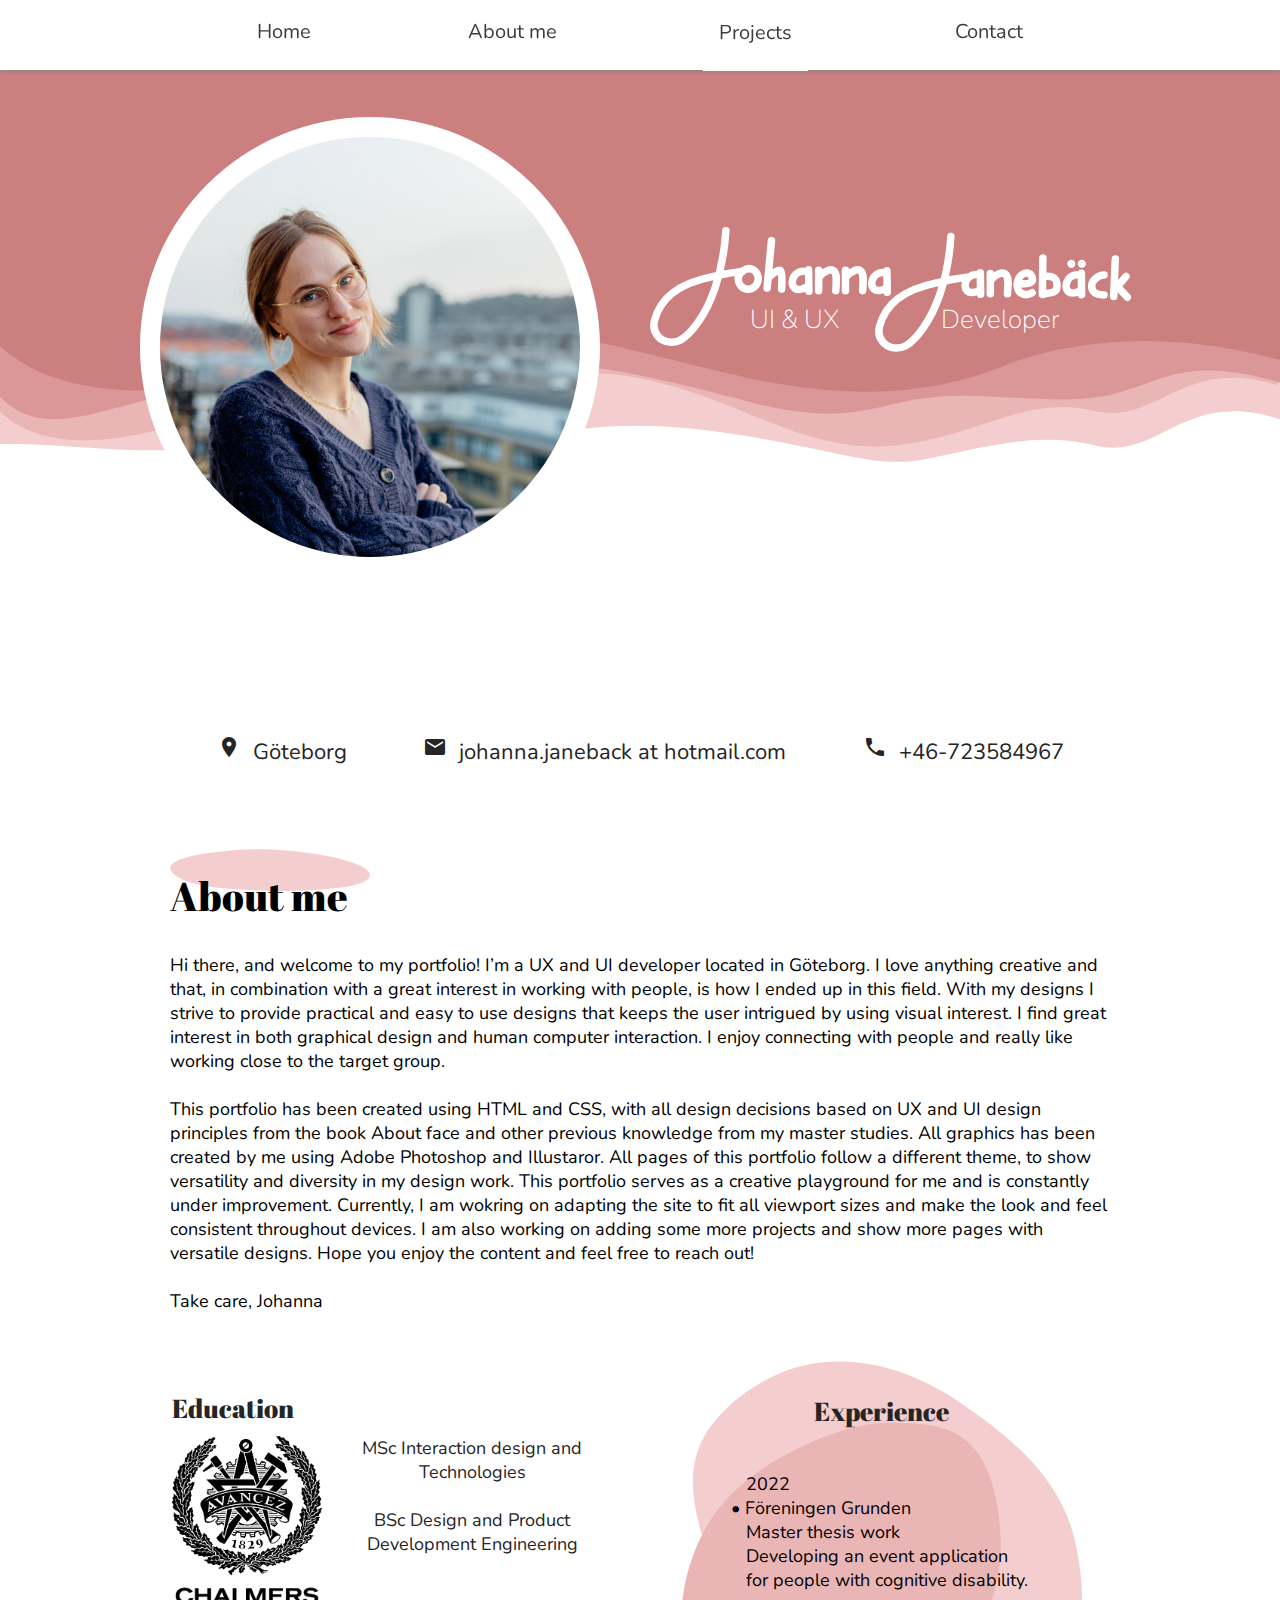
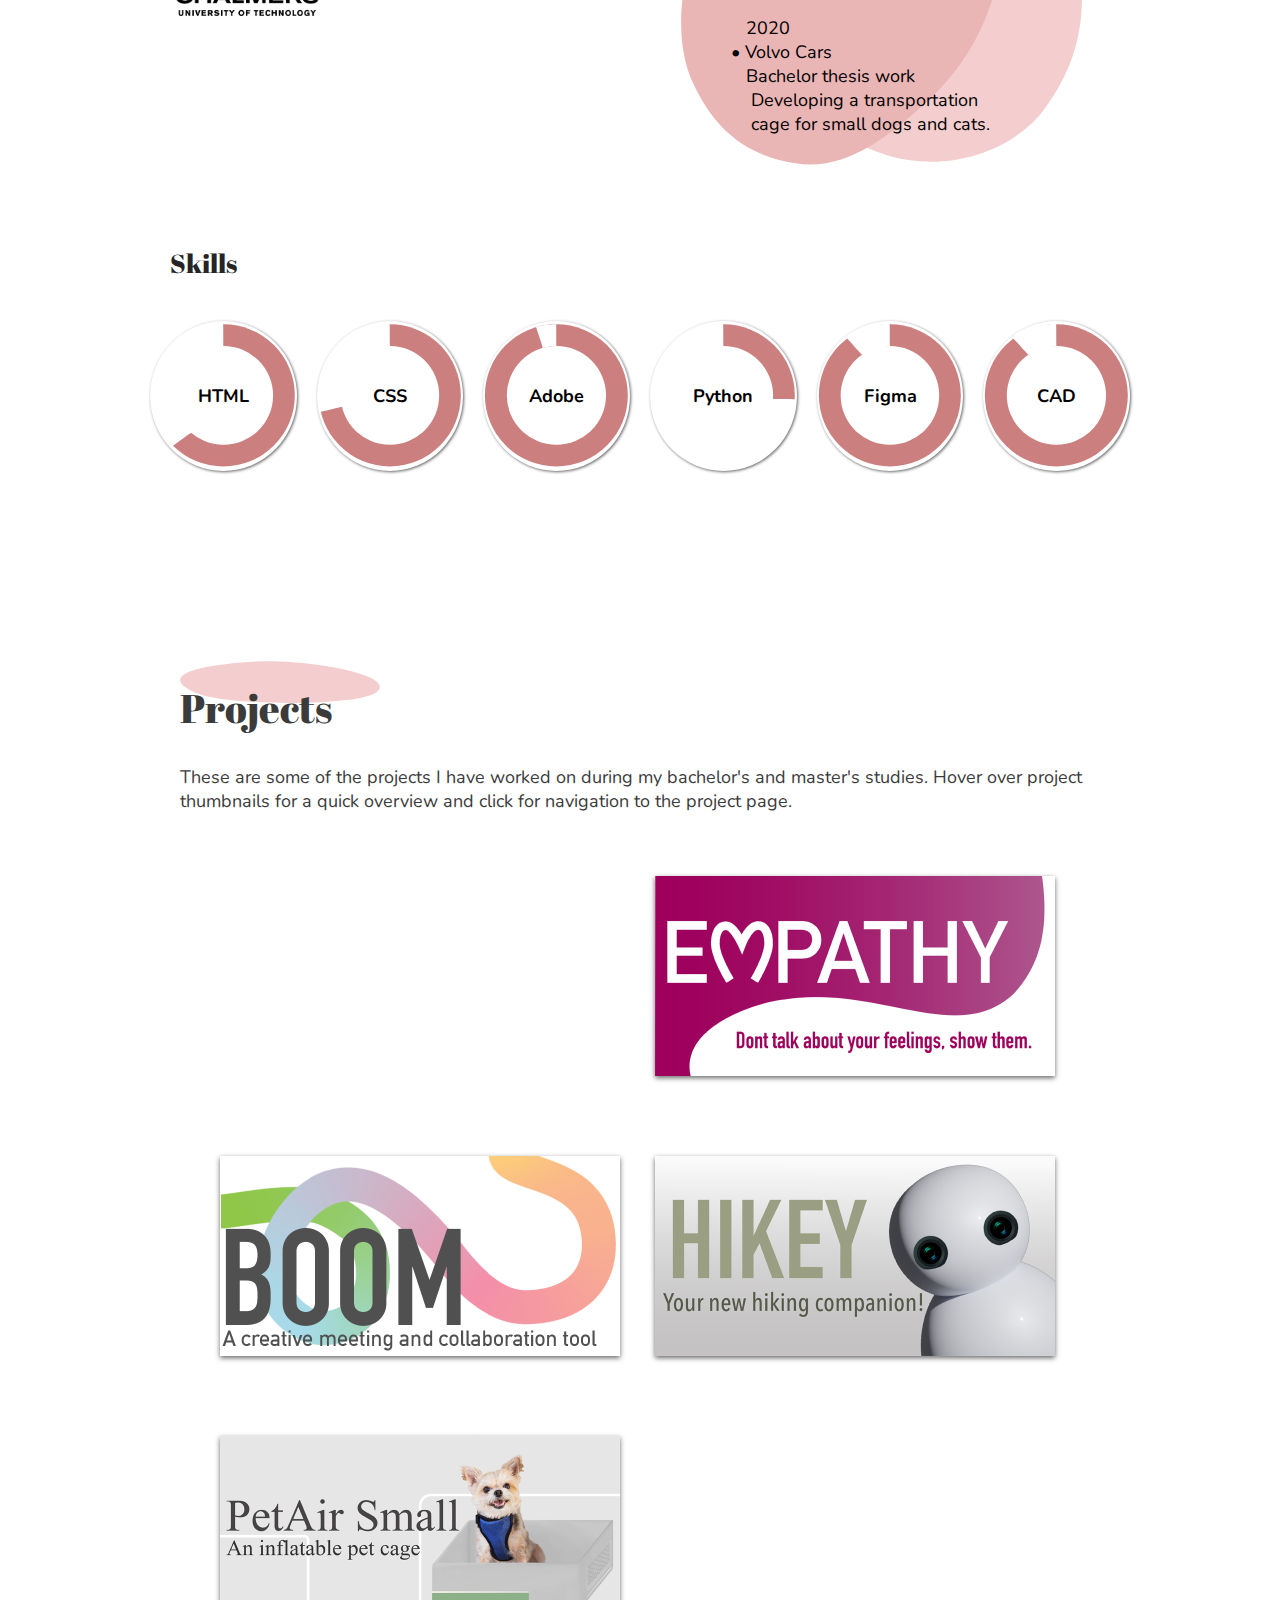
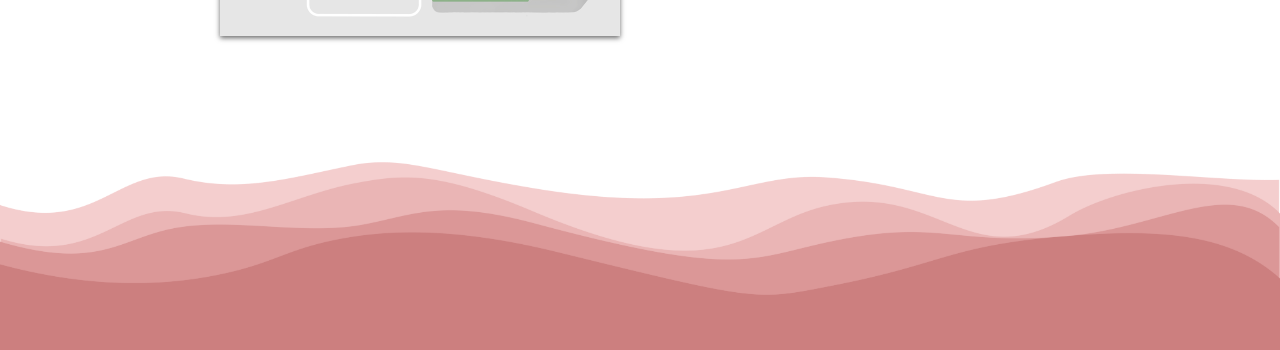
<file: index.html>
<!DOCTYPE html>
<html>
<head>
    <meta name="viewport" content="width=device-width, initial-scale=1.0">

    <meta charset="utf-8">
    <meta name="description" content="Johannas portfolio">
    <link rel="stylesheet" href="common.css">
    <link rel="stylesheet" href="home.css">
    <link rel="stylesheet" href="https://fonts.googleapis.com/icon?family=Material+Icons">
    <title>Johannas Portfolio</title>
    <link rel="icon" type="image/x-icon" href="loggajjv3.png">


</head>
<body>

<header>
    <nav>

        <!--
        <a href="index.html"><b>Home</b></a>
        <a href="empathy.html">Empathy</a>
        <a href="boom.html">Boom</a>
        <a href="hikey.html">Hikey</a>

        -->
        <div class="flex-container-nav container">

            <div class="flex-item"><a href="index.html">Home</a></div>
            <a href="#about">About me</a>
            <div class="dropdown">
                <button class="dropbtn"><a href="#projects">Projects</a></button>
                <div class="dropdown-content">
                    <a href="empathy.html"><img src="empathy_thumbnail.jpg" alt="Empathy"
                                                width="300" style="border-radius: 8px"> </a>
                    <a href="boom.html"><img src="boom_thumbnail.jpg" alt="Boom"
                                             width="300" style="border-radius: 8px"> </a>
                    <a href="hikey.html"><img src="hikey_thumbnail.jpg" alt="Hikey"
                                              width="300" style="border-radius: 8px"> </a>
                    <a href="petair.html"> <img src="petair_thumbnail.jpg" alt="PetAir"
                                                width="300" style="border-radius: 8px"> </a></div>
            </div>
            <a href="#contact">Contact</a>
        </div>
    </nav>

</header>


<main>

    <div class="flex-container-home-hero container">

        <!--<div class="flex-hero"><h1 id="hero">Johanna Janebäck</h1>
            <h1 id="uiux"> UI & UX Developer</h1></div>-->
        <div class="flex-hero"><img id="hero-image" src="johanna3.jpg" alt="Hero Image" width="auto" height="420px" ></div>
        <div class="flex-hero"><img id="hero" src="namn2vitt.svg" alt="Hero Image" width="500px">
            <h1 id="uiux"> UI & UX &nbsp &nbsp &nbsp &nbsp &nbsp &nbsp &nbsp &nbsp  Developer</h1></div>

    </div>

    <div id="blankbox1"></div>

    <div class="contact-info" id="contact">
        <p><i class="material-icons">place</i> &nbsp;Göteborg </p>
        <p><i class="material-icons">email</i> &nbsp;johanna.janeback at hotmail.com</p>
        <p><i class="material-icons">phone</i> &nbsp;+46-723584967</p>


    </div>

    <div class="about">
        <h1 class="rubrik" id="about">About me</h1>
        <p style="font-size:18px;">Hi there, and welcome to my portfolio! I’m a UX and UI developer located in Göteborg.
            I love anything creative and that, in combination with a great interest
            in working with people, is how I ended up in this field. With my designs
            I strive to provide practical and easy to use designs that keeps the user
            intrigued by using visual interest. I find great interest in both graphical
            design and human computer interaction. I enjoy connecting with people and
            really like working close to the target group. <br>
            <br>
            This portfolio has been created using HTML and CSS, with all design decisions
            based on UX and UI design principles from the book About face and other previous knowledge
            from my master studies. All graphics has been created by me using Adobe Photoshop and Illustaror.
            All pages of this portfolio follow a different theme, to show versatility and diversity in my design work.
            This portfolio serves as a creative playground for me and is constantly under improvement. Currently, I am wokring on adapting
            the site to fit all viewport sizes and make the look and feel consistent throughout devices. I am also working on adding some more
            projects and show more pages with versatile designs. Hope you enjoy the content and feel free to reach out!
            <br>
            <br>
            Take care,
            Johanna
        </p>
    </div>
    <!-- </div>
 </div>-->


    <div class="eeswrapper">
        <div class='row'>
            <div class='education'>
                <h1 class="rubrik" id="education">Education</h1>
                <div class="education2"><img id="chalmerslogo" src="chalmerslogo.png" alt="chalmers logo">
                    <p id="education-text">MSc Interaction design and Technologies <br>
                        <br>
                        BSc Design and Product Development Engineering
                    </p>
                </div>
            </div>

            <div class='experience1'>
                <h1 class="rubrik" id="experience">Experience</h1>
                <div class="experience2">
                    <p id="experience-text"><br>
                        <br>
                        <br>
                        <br>
                        <br>
                        <br>
                        <br>
                        <br>
                        <br>
                        &nbsp;&nbsp;&nbsp;2022 <br>
                        •&nbsp;Föreningen Grunden <br>
                        &nbsp;&nbsp;&nbsp;Master thesis work<br>
                        &nbsp; &nbsp;Developing an event application <br>
                        &nbsp; &nbsp;for people with cognitive disability.

                        <br>
                        <br>
                        &nbsp;&nbsp;&nbsp;2020 <br>
                        •&nbsp;Volvo Cars <br>
                        &nbsp;&nbsp;&nbsp;Bachelor thesis work <br>
                        &nbsp; &nbsp; Developing a transportation <br>
                        &nbsp; &nbsp; cage for small dogs and cats.
                        <br>
                        <br>
                        &nbsp;&nbsp;&nbsp;Summers 2017-2021 <br>
                        •&nbsp;Närhälsan Mölnlycke Health Center <br>
                        &nbsp;&nbsp;&nbsp;Receptionist and administration
                        <br>
                        <br>
                        &nbsp;&nbsp;&nbsp;2016 <br>
                        •&nbsp;Liseberg <br>
                        &nbsp;&nbsp;&nbsp;Restaurant worker at Cafe Taube<br>
                        <br>
                        &nbsp;&nbsp;&nbsp;2013 <br>
                        •&nbsp;McDonalds <br>
                        &nbsp;&nbsp;&nbsp;Restaurant worker<br>


                    </p>
                </div>
            </div>
        </div>


        <!-- en färg: style="background-image: linear-gradient(#d0acff, #5baaff); -->

        <h1 class="rubrik" id="skills">Skills</h1>
        <div class='row'>
            <div class="skill"
                 style="background-image: url(skillring-html.svg); background-repeat: no-repeat; background-position: center">
                HTML
            </div>

            <div class="skill"
                 style="background-image: url(skillring-css.svg); background-repeat: no-repeat; background-position: center">
                CSS
            </div>

            <div class="skill"
                 style="background-image: url(skillring-adobe.svg); background-repeat: no-repeat; background-position: center">
                Adobe
                <div class="skill-overlay">
                    <div class="text" style="font-size: 14px; color: #3b3b3b">Photoshop <br> Illustrator <br> XD
                    </div>
                </div>
            </div>

            <div class="skill"
                 style="background-image: url(skillring-python.svg); background-repeat: no-repeat; background-position: center">
                Python
            </div>

            <div class="skill"
                 style="background-image: url(skillring-cad.svg); background-repeat: no-repeat; background-position: center">
                Figma
            </div>

            <div class="skill"
                 style="background-image: url(skillring-cad.svg); background-repeat: no-repeat; background-position: center">
                CAD
                <div class="skill-overlay">
                    <div class="text" style="font-size: 14px; color: #3b3b3b">Alias <br> Catia <br> Inventor <br> Fusion 360 <br> Autocad
                    </div>
                </div>
            </div>

        </div>

    </div>

    <a href="Cv_Johanna_janeback.pdf" download>


    <div id="blankbox2"></div>


    <div class="projects-wrapper1">
        <h1 class="rubrik" id="projects">Projects</h1>
        <p>These are some of the projects I have worked on during my bachelor's and master's studies. Hover over project
            thumbnails for a quick overview and click for navigation to the project page.</p>

        <div class="projects-wrapper">
            <!--<div class="flex-container-home-projects container">-->

            <div class='project-cell'>
                <div class="flex-item-project"><a href="empathy.html">
                    <img src="empathy_thumbnail.jpg" alt="Empathy" width="400">
                    <div class="overlay" style="background-color: rgba(76,76,77,0.9)">
                        <div class="text" style="text-align: left; font-size: 14px; ">Empathy is a way for people to
                            share their emotions and make others feel exactly the way you feel.
                            The purpose of this is for people to understand each other in a way that words often cannot
                            explain. <br><br> <u>Read more</u>
                        </div>
                    </div>
                </a>
                </div>
            </div>

            <div class='project-cell'>
                <div class="flex-item-project"><a href="boom.html"><img src="boom_thumbnail.jpg" alt="Boom"
                                                                        width="400">
                    <div class="overlay" style="background-color: rgba(76,76,77,0.9)">
                        <div class="text" style="text-align: left; font-size: 14px; "> The aim of Boom is
                            to make working remotely easier and more convenient.
                            The concept features two different modes, one for meetings as well as a creative
                            mode for ideating, mindmapping and working on shared documents. <br> <u>Read more</u>
                        </div>
                    </div>
                </a></div>
            </div>

            <div class='project-cell'>
                <div class="flex-item-project"><a href="hikey.html"><img src="hikey_thumbnail.jpg" alt="Hikey"
                                                                         width="400">
                    <div class="overlay" style="background-color: rgba(76,76,77,0.9)">
                        <div class="text" style="text-align: left; font-size: 14px; ">Hikey is meant to first and
                            foremost be a helpful companion that enriches facilitates the users experience while hiking
                            alone. <br><br> <u>Read more</u>
                        </div>
                    </div>
                </a></div>
            </div>

            <div class='project-cell'>
                <div class="flex-item-project"><a href="petair.html"><img src="petair_thumbnail.jpg" alt="PetAir"
                                                                          width="400">
                    <div class="overlay" style="background-color: rgba(76,76,77,0.9)">
                        <div class="text" style="text-align: left; font-size: 14px; ">A concept of an inflatable pet
                            carrier built up by a base and an upper part that can be used as both a pet bed and a
                            carrier.
                            <br><br> <u>Read more</u>
                        </div>
                    </div>
                </a>
            </div>
        </div>
    </div>

    </div>

    <!--<h1 class="rubrik" id="contact">Contact me!</h1>

    <div class="flex-container-home-contact-form container">

        <form action="action_page.php">
            <div class='row-contect-form'>
                <div class='column-contact-form'>
                    <div class="flex-item-contact">
                        <label for="subject">Message</label>
                        <textarea id="subject" name="subject" placeholder="Write something.."
                                  style="height:300px"></textarea></div>
                </div>

                <div class='column-contact-form'>
                    <div class="flex-item-contact">
                        <div class="frame-contact">
                            <label for="fname">First Name</label>
                            <input type="text" id="fname" name="firstname" placeholder="Your name..">
                            <label for="lname">Last Name</label>
                            <input type="text" id="lname" name="lastname" placeholder="Your last name..">
                            <input type="submit" value="Send" style="margin-top: 60px"></div>
                    </div>
                </div>

            </div>
        </form>


    </div>

    </div>-->
    <!--<div class="text" style="text-align: center; font-size: 14px; "> Copyright Johanna Janebäck 2022
    </div>-->
</main>

<img id="footer-image" src="waves-r-footer.svg" alt="footerimage">




<!--<footer style="position:relative; bottom:0px; left:0px; padding: 50px; background-color: white; box-shadow: 0 -1px 5px dimgrey;">
    <p> this is my footer </p>

</footer>-->

</body>
</html>
</file>
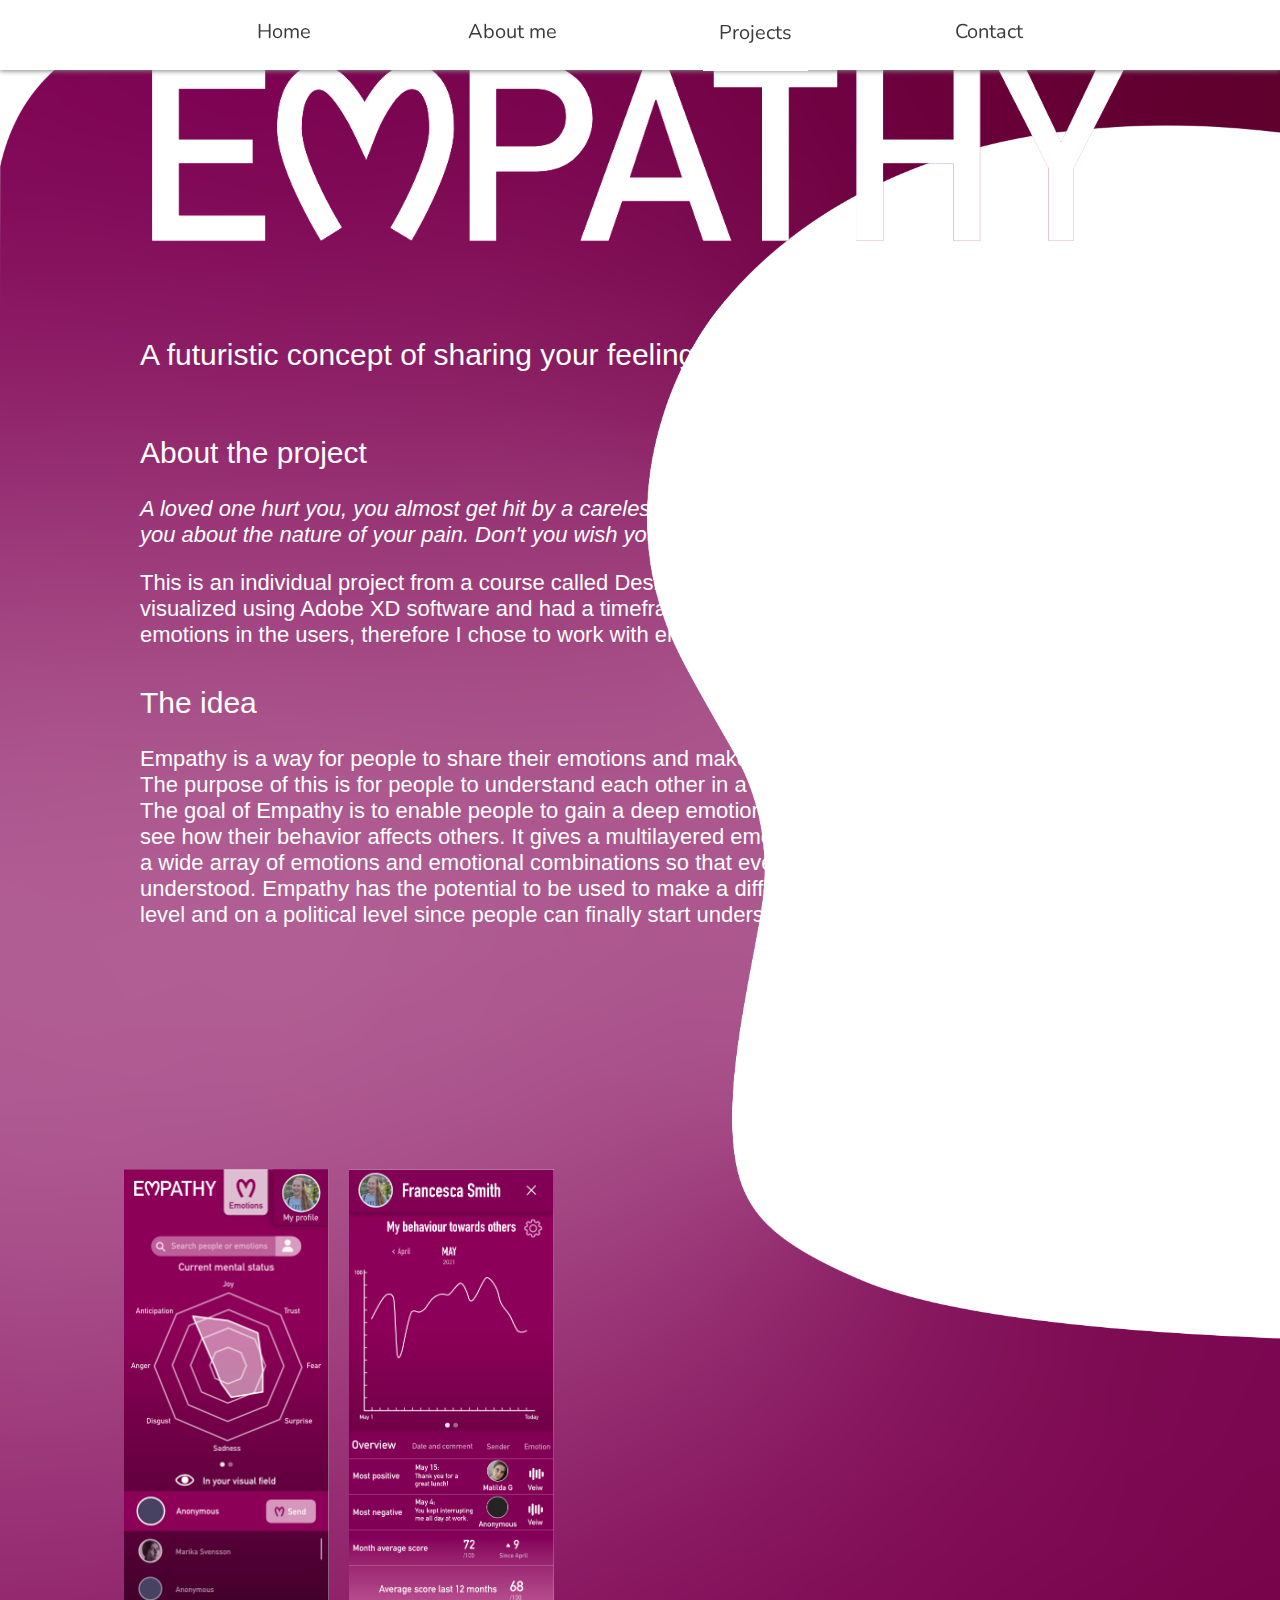
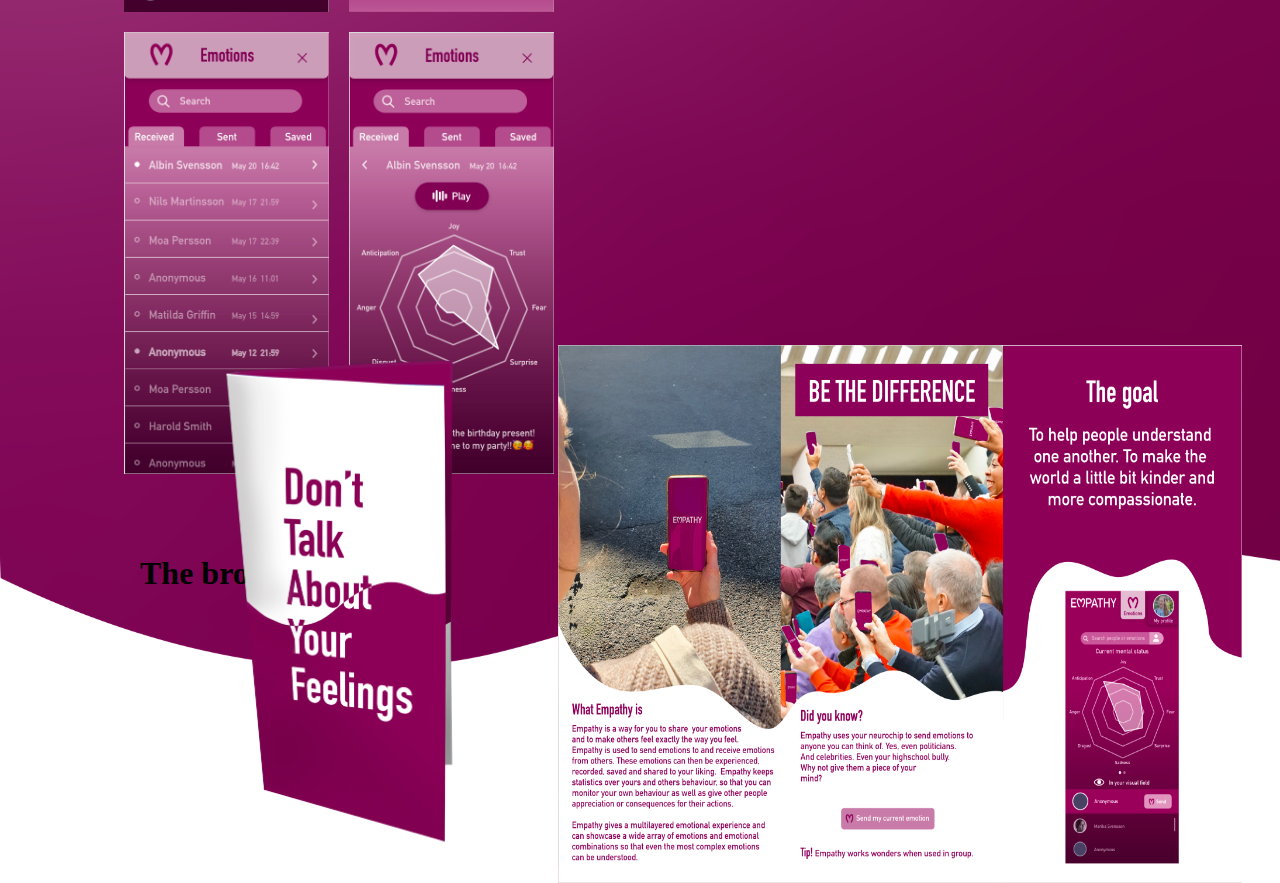
<file: empathy.html>
<!DOCTYPE html>
<html>
<head>

    <meta name="viewport" content="width=device-width, initial-scale=1.0">

  <link rel="stylesheet" href="common.css">
  <link rel="stylesheet" href="empathy.css">
</head>
<body>

  <header>
    <nav>

        <div class="flex-container-nav container">

        <div class="flex-item"><a href="index.html">Home</a></div>
        <a href="index.html#about">About me</a>
        <div class="dropdown">
            <button class="dropbtn"><a href="#projects">Projects</a></button>
            <div class="dropdown-content">
                <a href="empathy.html"><img src="empathy_thumbnail.jpg" alt="Empathy"
                                            width="300" style="border: #252525 solid 3px"> </a>
                <a href="boom.html"><img src="boom_thumbnail.jpg" alt="Boom"
                                         width="300" style="border: #252525 solid 1px"> </a>
                <a href="hikey.html"><img src="hikey_thumbnail.jpg" alt="Hikey"
                                          width="300" style="border: #252525 solid 1px"> </a>
                <a href="petair.html"> <img src="petair_thumbnail.jpg" alt="PetAir"
                                            width="300" style="border: #252525 solid 1px"></a></div>
        </div>
        <a href="index.html#contact">Contact</a>
        </div>



        </div>
    </nav>

  </header>


  <main>

  <div class="all-container">

      <div class="logo-text-container">
        <img id="empathy-logo" src="empathy_logo.png" alt="empathy logo">

          <h1 class="subheader1">A futuristic concept of sharing your feelings. </h1>


          <h1 class="subheader1" style="margin-top: 5vw";>About the project</h1>

          <p class="e-text" style="margin-top: 2vw";> <i> A loved one hurt you, you almost get hit by a careless driver when crossing the street, the doctor
              asks you about the nature of your pain. Don't you wish you could just show them
              how you feel? </i>
          </p>
          <p class="e-text">This is an individual project from a course called Designing user experiences.
              The concept was visualized using Adobe XD software and had a timeframe of three weeks. The aim is to evoke
              emotions in the users, therefore I chose to work with emotion in emotions in its rawest form.</p>

          <h1 class="subheader1" style="margin-top: 3vw";>The idea</h1>

          <p class="e-text" style="margin-top: 2vw"> Empathy is a way for people to share their emotions and make
              others feel exactly the way you feel. The purpose of this is for people to understand each other in a
              way that words often cannot explain.
              <br>

              The goal of Empathy is to enable people to gain a deep emotional understanding of one another and see
              how their behavior affects others. It gives a multilayered emotional
              experience and can showcase a wide array of emotions and emotional combinations so that even the most
              complex emotions can be understood. Empathy has the potential to be used to make a difference in society,
              both on a private level and on a political level since people can finally start understanding one another.
          </p>




      </div>

      <div class="screenshots">
            <div class="screenshots-row1">
                <img class="sc" src="Screenshotv1.png" alt="bild">
                <img class="sc" src="Screenshoth1.png" alt="bild"> </div>
            <div class="screenshots-row2">
                <img class="sc" src="Screenshotv2.png" alt="bild">
                <img class="sc" src="Screenshoth2.png" alt="bild"> </div>
      </div>


  </div>

      <h1 id="the-brochure">The brochure</h1>
  <div class="brochure">

      <img id="3dbrochyr" src="3dbrochyrempathystangbra.png" style="max-width: 30%" alt="empathy logo">
      <img id="brochyr" src="brochyr2.png" style="max-width: 60%" alt="empathy logo">

  </div>

  </main>

  <!--<footer style="position:relative; bottom:0px; left:0px; padding: 50px; background-color: white; box-shadow: 0 -1px 5px dimgrey; width: 100vw">
      <p> this is my footer </p> -->

  </footer>

</body>



</html>
</file>
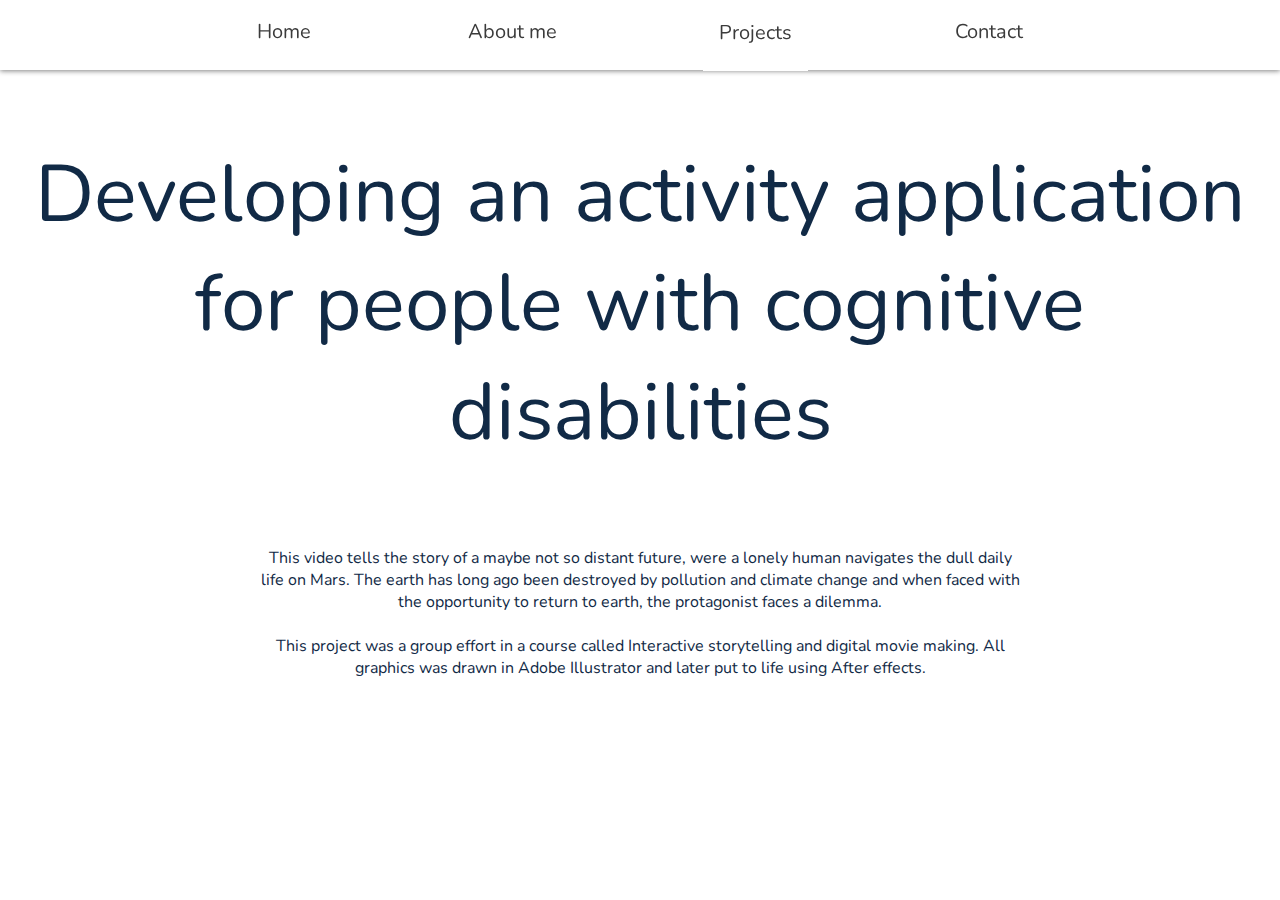
<file: grunden.html>
<!DOCTYPE html>
<html lang="en">
<head>
    <meta charset="UTF-8">
    <title>Master thesis 2022</title>
    <meta name="viewport" content="width=device-width, initial-scale=1.0">

    <link rel="stylesheet" href="common.css">
    <link rel="stylesheet" href="grunden.css">


</head>
<body>

<header>
    <nav>

        <div class="flex-container-nav container">

            <div class="flex-item"><a href="index.html">Home</a></div>
            <a href="index.html#about">About me</a>
            <div class="dropdown">
                <button class="dropbtn"><a href="#projects">Projects</a></button>
                <div class="dropdown-content">
                    <a href="empathy.html"><img src="empathy_thumbnail.jpg" alt="Empathy"
                                                width="300" style="border-radius: 8px"> </a>
                    <a href="boom.html"><img src="boom_thumbnail.jpg" alt="Boom"
                                             width="300" style="border-radius: 8px; border: #679bbb solid 5px"> </a>
                    <a href="hikey.html"><img src="hikey_thumbnail.jpg" alt="Hikey"
                                              width="300" style="border-radius: 8px"> </a>
                    <a href="petair.html"> <img src="petair_thumbnail.jpg" alt="PetAir"
                                                width="300" style="border-radius: 8px"></a></div>
            </div>
            <a href="index.html#contact">Contact</a>
        </div>


        </div>
    </nav>

</header>



<div class="finding-home-header">
    <p> Developing an activity application for people with cognitive disabilities </p>
</div>

<div class="finding-home-text">
    <p>This video tells the story of a maybe not so distant future, were a lonely human navigates the dull daily life on Mars.
        The earth has long ago been destroyed by pollution and climate change and when faced with the opportunity to return
        to earth, the protagonist faces a dilemma.
        <br>
        <br>
        This project was a group effort in a course called Interactive storytelling and digital movie making. All graphics was
        drawn in Adobe Illustrator and later put to life using After effects.
    </p>
</div>



</body>
</html>
</file>
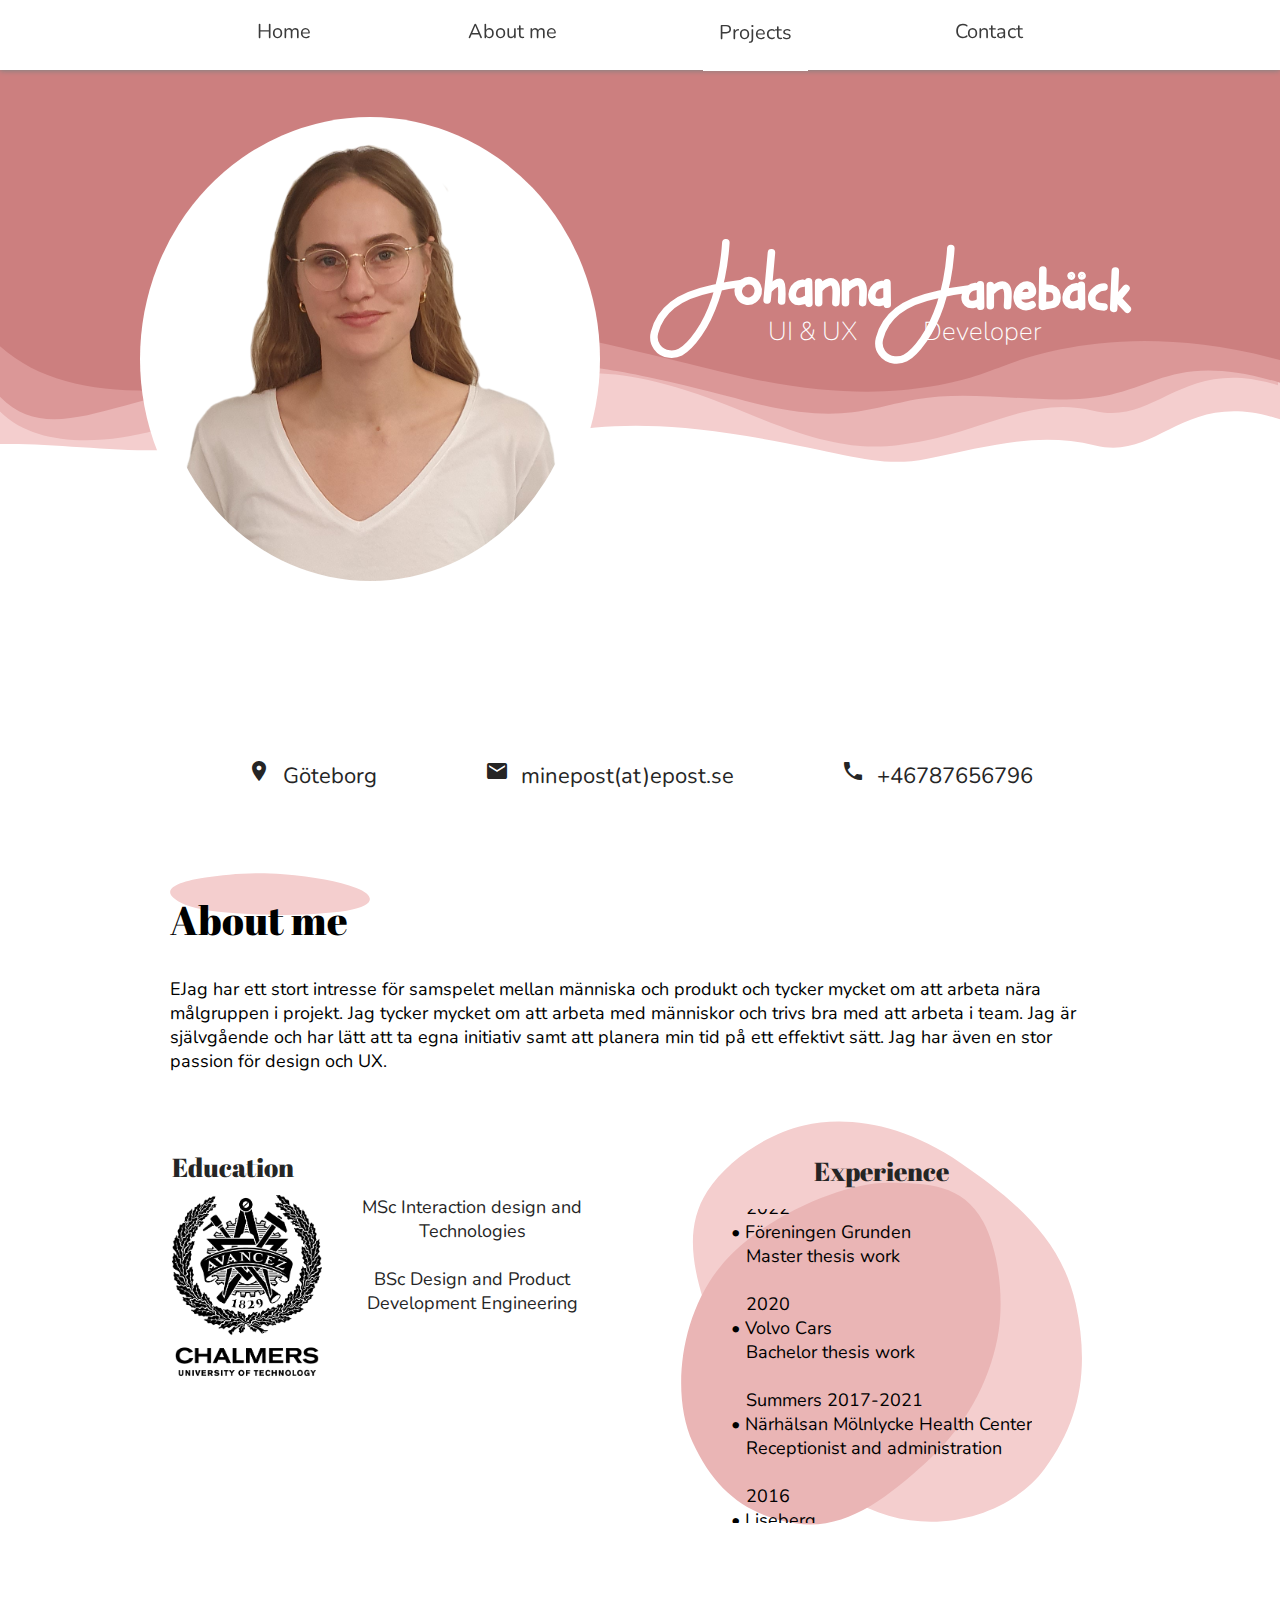
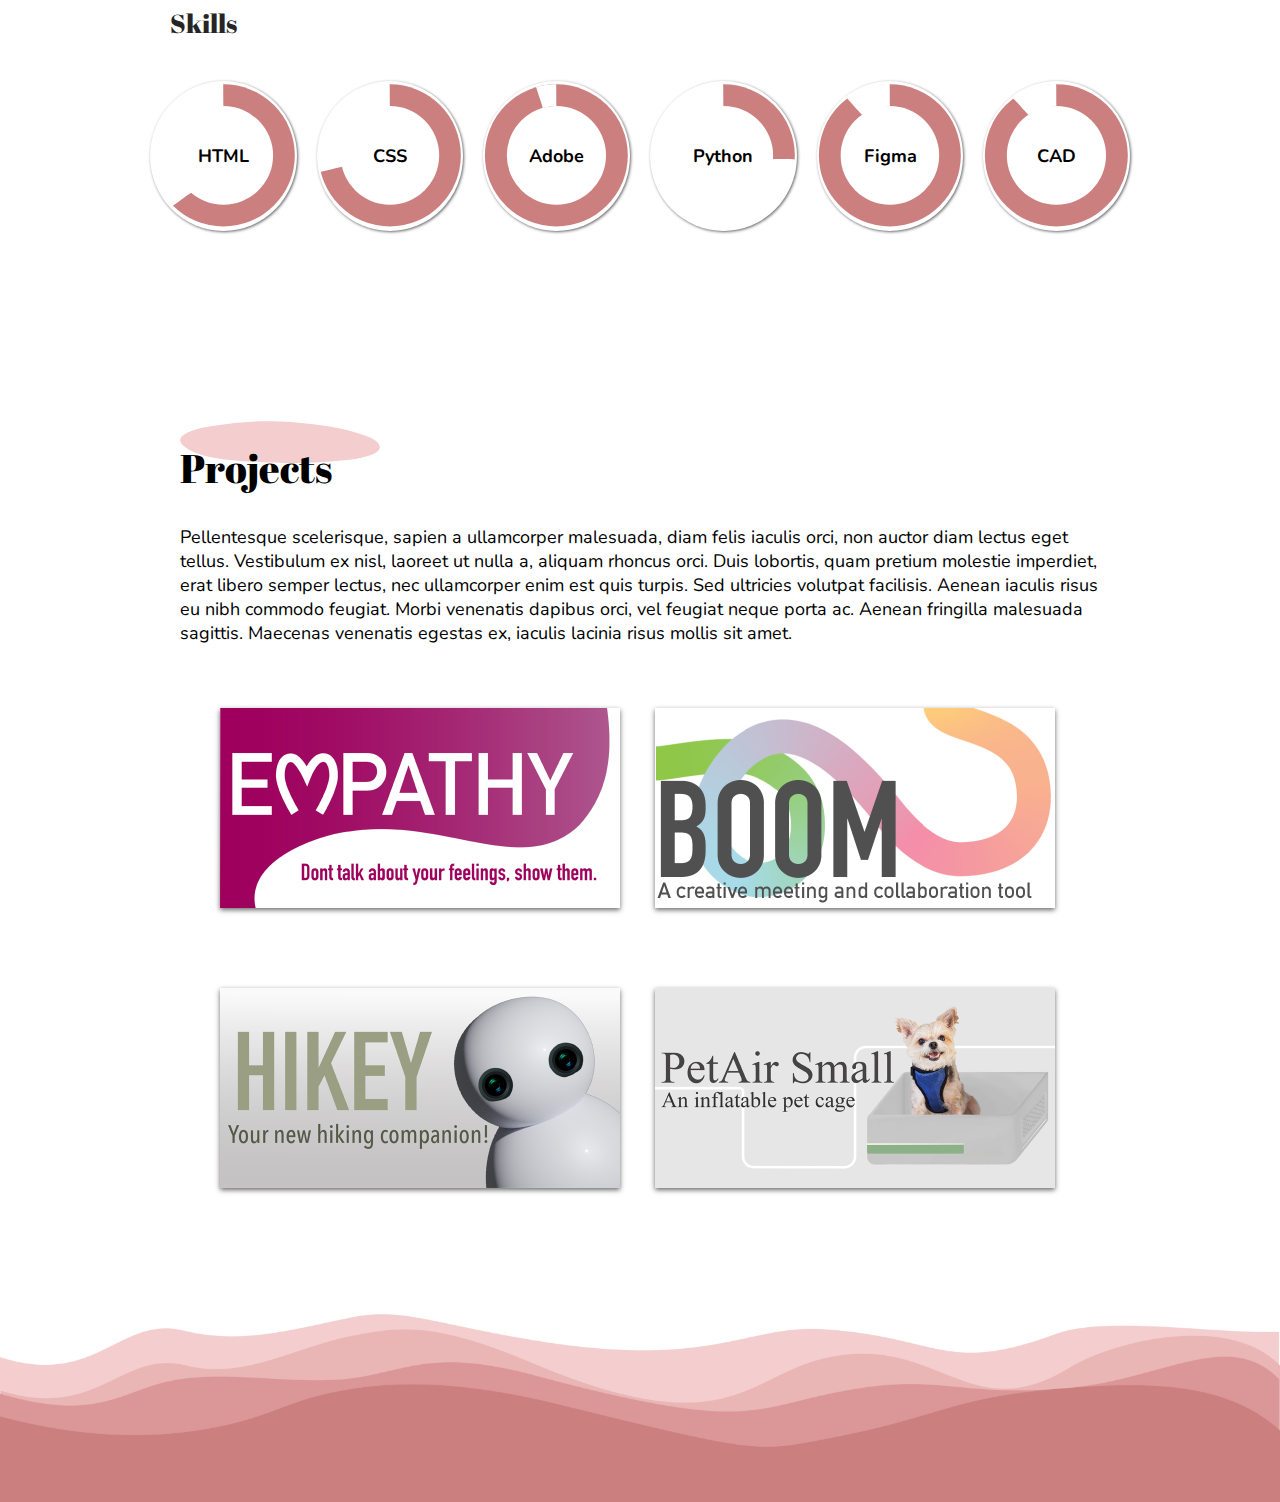
<file: home.html>
<!DOCTYPE html>
<html>
<head>
    <meta charset="utf-8">
    <meta name="description" content="Johannas portfolio">
    <link rel="stylesheet" href="common.css">
    <link rel="stylesheet" href="home.css">
    <link rel="stylesheet" href="https://fonts.googleapis.com/icon?family=Material+Icons">
    <title>Johannas Portfolio</title>


</head>
<body>

<header>
    <nav>

        <!--
        <a href="home.html"><b>Home</b></a>
        <a href="empathy.html">Empathy</a>
        <a href="boom.html">Boom</a>
        <a href="hikey.html">Hikey</a>

        -->
        <div class="flex-container-nav container">

            <div class="flex-item"><a href="home.html">Home</a></div>
            <a href="#about">About me</a>
            <div class="dropdown">
                <button class="dropbtn"><a href="#projects">Projects</a></button>
                <div class="dropdown-content">
                    <a href="empathy.html"><img src="empathy_thumbnail.jpg" alt="Empathy"
                                                width="300"> <hr> </a>
                    <a href="boom.html"><img src="boom_thumbnail.jpg" alt="Boom"
                                             width="300"> <hr> </a>
                    <a href="hikey.html"><img src="hikey_thumbnail.jpg" alt="Hikey"
                                              width="300"> <hr> </a>
                    <a href="petair.html"> <img src="petair_thumbnail.jpg" alt="PetAir"
                                                width="300"></a></div>
                </div>
                    <a href="#contact">Contact</a>
            </div>



        </div>
    </nav>

</header>


<main>

    <div class="flex-container-home-hero container">

        <!--<div class="flex-hero"><h1 id="hero">Johanna Janebäck</h1>
            <h1 id="uiux"> UI & UX Developer</h1></div>-->
        <div class="flex-hero"><img id="hero-image" src="johanna.png" alt="Hero Image" width="420px"></div>
        <div class="flex-hero"><img id="hero" src="namn2vitt.svg" alt="Hero Image" width="500px">
            <h1 id="uiux"> UI & UX &nbsp &nbsp &nbsp &nbsp &nbsp Developer</h1> </div>

    </div>

    <div id="blankbox1"></div>

    <div class="contact-info">
        <p><i class="material-icons">place</i> &nbsp;Göteborg </p>
        <p><i class="material-icons">email</i> &nbsp;minepost(at)epost.se</p>
        <p><i class="material-icons" >phone</i> &nbsp;+46787656796</p>


    </div>

    <div class="about">
        <h1 class="rubrik" id="about">About me</h1>
        <p style="font-size:18px;">EJag har ett stort intresse för samspelet mellan
            människa och produkt och tycker mycket om att
            arbeta nära målgruppen i projekt. Jag tycker
            mycket om att arbeta med människor och trivs bra
            med att arbeta i team. Jag är självgående och har
            lätt att ta egna initiativ samt att planera min tid på
            ett effektivt sätt. Jag har även en stor passion för
            design och UX.</p>
    </div>
    <!-- </div>
 </div>-->


    <div class="eeswrapper">
        <div class='row'>
            <div class='education'>
                <h1 class="rubrik" id="education">Education</h1>
                <div class="education2"><img id="chalmerslogo" src="chalmerslogo.png" alt="chalmers logo">
                <p id="education-text">MSc Interaction design and Technologies <br>
                    <br>
                BSc Design and Product Development Engineering
                </p>
                </div>
                </div>

            <div class='experience1'>
                <h1 class="rubrik" id="experience">Experience</h1>
                    <div class="experience2">
                        <p id="experience-text"> <br>
                            <br>
                            &nbsp;&nbsp;&nbsp;2022 <br>
                            •&nbsp;Föreningen Grunden <br>
                            &nbsp;&nbsp;&nbsp;Master thesis work
                            <br>
                            <br>
                            &nbsp;&nbsp;&nbsp;2020 <br>
                            •&nbsp;Volvo Cars <br>
                            &nbsp;&nbsp;&nbsp;Bachelor thesis work
                            <br>
                            <br>
                            &nbsp;&nbsp;&nbsp;Summers 2017-2021 <br>
                            •&nbsp;Närhälsan Mölnlycke Health Center <br>
                            &nbsp;&nbsp;&nbsp;Receptionist and administration
                            <br>
                            <br>
                            &nbsp;&nbsp;&nbsp;2016 <br>
                            •&nbsp;Liseberg <br>
                            &nbsp;&nbsp;&nbsp;Resturant worker at Cafe Taube<br>
                            <br>
                            &nbsp;&nbsp;&nbsp;2013 <br>
                            •&nbsp;McDonalds <br>
                            &nbsp;&nbsp;&nbsp;Resturant worker<br>


                            </p>
                    </div>
            </div>
        </div>


        <!-- en färg: style="background-image: linear-gradient(#d0acff, #5baaff); -->

        <h1 class="rubrik" id="skills">Skills</h1>
        <div class='row'>
            <div class="skill" style="background-image: url(skillring-html.svg); background-repeat: no-repeat; background-position: center">
                    HTML</div>

            <div class="skill" style="background-image: url(skillring-css.svg); background-repeat: no-repeat; background-position: center">
                    CSS</div>

            <div class="skill" style="background-image: url(skillring-adobe.svg); background-repeat: no-repeat; background-position: center">
                Adobe</div>

            <div class="skill"style="background-image: url(skillring-python.svg); background-repeat: no-repeat; background-position: center">
                Python</div>

            <div class="skill" style="background-image: url(skillring-cad.svg); background-repeat: no-repeat; background-position: center">
                Figma</div>

        <div class="skill" style="background-image: url(skillring-cad.svg); background-repeat: no-repeat; background-position: center">
                CAD</div>

        </div>
    </div>


    <div id="blankbox2"></div>


    <div class="projects-wrapper1">
        <h1 class="rubrik" id="projects">Projects</h1>
        <p>Pellentesque scelerisque, sapien a ullamcorper malesuada, diam felis iaculis orci, non auctor diam lectus eget
            tellus. Vestibulum ex nisl, laoreet ut nulla a, aliquam rhoncus orci. Duis lobortis, quam pretium molestie
            imperdiet, erat libero semper lectus, nec ullamcorper enim est quis turpis. Sed ultricies volutpat facilisis.
            Aenean
            iaculis risus eu nibh commodo feugiat. Morbi venenatis dapibus orci, vel feugiat neque porta ac. Aenean
            fringilla
            malesuada sagittis. Maecenas venenatis egestas ex, iaculis lacinia risus mollis sit amet.</p>

        <div class="projects-wrapper">
            <!--<div class="flex-container-home-projects container">-->

                <div class='project-cell'>
                    <div class="flex-item-project"><a href="empathy.html">
                        <img src="empathy_thumbnail.jpg" alt="Empathy" width="400">
                        <div class="overlay">
                            <div class="text">Hello World</div>
                            </div>
                        </a>
                    </div>
                </div>

                <div class='project-cell'>
                    <div class="flex-item-project"><a href="boom.html"><img src="boom_thumbnail.jpg" alt="Boom"
                                                                             width="400"></a></div>
                </div>

                <div class='project-cell'>
                    <div class="flex-item-project"><a href="hikey.html"><img src="hikey_thumbnail.jpg" alt="Hikey"
                                                                              width="400"></a></div>
                </div>

                <div class='project-cell'>
                    <div class="flex-item-project"><a href="petair.html"><img src="petair_thumbnail.jpg" alt="PetAir"
                                                                               width="400"></a></div>
                </div>
        </div>

    </div>

    <!--<h1 class="rubrik" id="contact">Contact me!</h1>

    <div class="flex-container-home-contact-form container">

        <form action="action_page.php">
            <div class='row-contect-form'>
                <div class='column-contact-form'>
                    <div class="flex-item-contact">
                        <label for="subject">Message</label>
                        <textarea id="subject" name="subject" placeholder="Write something.."
                                  style="height:300px"></textarea></div>
                </div>

                <div class='column-contact-form'>
                    <div class="flex-item-contact">
                        <div class="frame-contact">
                            <label for="fname">First Name</label>
                            <input type="text" id="fname" name="firstname" placeholder="Your name..">
                            <label for="lname">Last Name</label>
                            <input type="text" id="lname" name="lastname" placeholder="Your last name..">
                            <input type="submit" value="Send" style="margin-top: 60px"></div>
                    </div>
                </div>

            </div>
        </form>


    </div>

    </div>-->

</main>

<img id="footer-image" src="waves-r-footer.svg" alt="footerimage">


<!--<footer style="position:relative; bottom:0px; left:0px; padding: 50px; background-color: white; box-shadow: 0 -1px 5px dimgrey;">
    <p> this is my footer </p>

</footer>-->

</body>
</html>
</file>
<file: common.css>
/*
 common.css innehåller stilar som
 ska finnas på ALLA sidor, tex header/header/footer etc
 */
@import url('https://fonts.googleapis.com/css2?family=Abril+Fatface&family=Cormorant+Garamond:wght@500&family=Noto+Serif&family=Nunito:wght@400;700&family=Prata&display=swap');

html {
    box-sizing: border-box;
}

body {
    background: white;
    padding: 0;
    margin: 0;
}

.flex-container-nav {
    display: flex;
    position: sticky;
    flex-direction: row;
    justify-content: space-evenly;
    flex-wrap: nowrap;
    align-items: flex-start;
    padding-top: 8px;
    padding-left: 110px;
    padding-right: 110px;

    /*background-color: #ffffff;*/
}

/* Dropdown Button */
.dropbtn {
    background-color: #ffffff;
    color: white;
    padding-bottom: 25px;
    font-size: 20px;
    font-family: 'Nunito', sans-serif;
    font-weight: normal;
    border: none;

}

/* The container <div> - needed to position the dropdown content */
.dropdown {
    position: relative;
    display: inline-block;
}

/* Dropdown Content (Hidden by Default) */
.dropdown-content {
    display: none;
    position: absolute;
    right: auto;
    /*margin-top: 12px;*/
    background-color: rgb(255, 255, 255);
    width: auto;
    box-shadow: 0px 2px 5px Dimgrey;
    z-index: 1;
    border-bottom-left-radius: 20px;
    border-bottom-right-radius: 20px;
}

/* Links inside the dropdown */
.dropdown-content a {
    color: black;
    padding: 12px 16px;
    text-decoration: none;
    display: block;
}

/* Change color of dropdown links on hover */
/*.dropdown-content a:hover {background-color: #ffffff;}*/

/* Show the dropdown menu on hover */

/*
@keyframes moveAnimation {
    0% {
        transform: translateX(-216px);
    }
    50% {
        transform: translateX(-116px);
    }
    100% {
        transform: translateX(-6px);
    }
}
*/


.dropdown:hover .dropdown-content {
    display: block;
    overflow-y: auto;
    max-height: calc(100vh - 80px);
    /*animation: 1s ease-in-out 1s infinite alternate moveAnimation;*/
    transform: translateX(-116px);
}

/* Change the background color of the dropdown button when the dropdown content is shown */
/*.dropdown:hover .dropbtn {background-color: #3e8e41;}*/

/* ett typsnitt till nav:  font-family: 'Cormorant Garamond', serif;*/

nav {
    position: fixed;
    top: 0px;
    left: 0px;
    margin-bottom: 60px;
    background-color: #ffffff;
    width: 100%;
    height: 60px;
    box-shadow: 0 1px 5px #838383;
    font-size: 20px;
    font-family: 'Nunito', sans-serif;
    font-weight: normal;
    z-index: 100;
    padding-top: 10px;
}

nav a {
    white-space: nowrap;
    margin: 0 0.5em;
}

a:hover {
    color: #679bbb;
    text-decoration: underline;
    text-decoration-color: #679bbb;
    /*font-weight: bold;*/
}

a:link {
    text-decoration: none;
}

a:visited {
    text-decoration: none;
}

a {
    color: #3b3b3b;
}
</file>
<file: home.css>
body {
  background-color: white;
  background-size: contain;
  background-repeat: no-repeat;
  margin: 0;
  padding: 0;
  background-image: url("waves-r.svg");
  font-size: 18px;
  font-family: 'Nunito', sans-serif;

}

/*HERO*/

.flex-container-home-hero {
  display: flex;
  flex-direction: row;
  justify-content: space-between;
  flex-wrap: wrap;
  align-items: center;
  padding-top: 7px;
  /*background-color: #ffffff;*/
}

#hero {
  font-size: 60px;
  font-family: 'Baskerville', serif;
  margin-top: 30px;
  color: #ffffff;
  margin-bottom: 10px;
}

@media (max-width: 1070px) {
  .flex-container-home-hero {
    background: #CC7F7F;
    border-bottom-right-radius: 40px;
    border-bottom-left-radius: 40px;
    justify-content: center;
    align-items: center;
    text-align: center;
    margin-left: -30px;
    margin-right: -30px;
  }

  #hero {
    align-self: center;

  }
}

@media (min-width: 1000px) {
  #hero {
  margin-top: -5vw;
  }
}

.flex-hero {
  padding: 0;
  margin: 0;
}


#uiux {
  font-size: 26px;
  font-family: 'Nunito', sans-serif;
  color: #ffffff;
  text-align: center;
  margin-top: -70px;
  margin-left: 30px;
  font-weight: lighter;
}

#hero-image {
  /*box-shadow: 0px 2px 5px Dimgrey;*/
  margin-top: 60px;
  padding: 20px;
  background-color: white;
  border-radius: 50%;

}



.rubrik {
  font-size: 40px;
  font-family: 'Abril Fatface', serif;
  margin-top: -40px;
  margin-bottom: 30px;
  padding-top: 70px;
  font-weight: normal;
  text-align: left;


}


main {
  max-width: 1000px;
  margin: 20px auto;
  padding: 30px;
  background: transparent;
}

#blankbox1 {
  height: 100px;
  background-color: transparent;
  width: auto;
}

.contact-info {
  display: flex;
  justify-content: space-evenly;
  text-align: center;
  font-weight: normal;
  font-family: "Nunito", serif;
  font-size: 22px;
  color: #252525;
  margin-bottom: 2%;
  margin-top: -40px;
  padding-top: 70px;

}



.about {
  background-color: white;
  padding: 30px;
  border-radius: 40px;

}

#about {
  background-image: url("Vectorabout.svg");
  background-size: 200px;
  background-repeat: no-repeat;
  background-position-x: left;
  background-position-y: 50px;
}

/*EDUCATION&EXPERIENCE*/

/*.eeswrapper {
  display: flex;
  flex-wrap: wrap;
  background-color: #ced5f5;
  border-radius: 40px;
  border: #ffcb69;
  padding: 30px;
  padding-top: 50px;
}*/

.education {
  display: flex;
  flex-direction: column;
  /*flex-basis: 100%;*/
  flex: 1;
  flex-wrap: wrap;
  align-content: center;
  justify-content: center;
  background-color: transparent;
  /*border: 5px solid #94bd8f;*/
  border-radius: 40px;
  padding-bottom: 10px;
  max-width: 45%;
  /*box-shadow: 1px 1px 5px Dimgrey;*/
  margin-top: -100px;
}

.education2 {
  display: flex;
  flex-direction: row;
  margin-top: -80px;

}

.experience1 {
  display: flex;
  flex-direction: column;
  /*flex-basis: 100%;*/
  flex: 1;
  flex-wrap: wrap;
  align-content: center;
  justify-content: center;
  /*justify-content: center;*/
  background-image: url("Vector3.svg");
  background-size: contain;
  background-repeat: no-repeat;
  background-position: center;
  /*border: 5px solid #ffcb69;*/
  border-radius: 40px;
  max-width: 45%;
  padding: 2px;
  /*box-shadow: 1px 1px 5px Dimgrey;*/
  max-height: 400px;
}
.experience2 {
  display: flex;
  flex-direction: row;
  /*flex-basis: 100%;*/
  flex: 1;
  flex-wrap: wrap;
  align-content: center;
  justify-content: center;
  /*justify-content: center;*/
  background-color: transparent;
  /*border: 5px solid #ffcb69;*/
  max-width: 100%;
  max-height: 450px;
  overflow-y: scroll;
  margin-top: -10px;
}

#experience-text {
  padding-top: 70px;
  margin-bottom: 20px;
  text-align: left;
}

#education {
  align-self: flex-start;
  color: #252525;
  font-size: 26px;
  margin-top: -80px;
  margin-bottom: 30px;
}

#chalmerslogo {
  margin-top: 60px;
  width: 150px;
  align-self: center;

}

#education-text {
  text-align: center;
  color: #252525;
  margin-top: 60px;

}

#cv {
  background-color: #252525;
  color: #ffffff;
  font-size: 18px;
  border-radius: 30px;
  box-shadow: dimgray;
}

#experience {
  align-self: center;
  color: #252525;
  font-size: 26px;
}

#skills {
  text-align: left;
  margin-top: 10px;
  margin-left: 30px;
  color: #252525;
  font-size: 26px;

}

.skill {
  display: flex;
  position: relative;
  flex-direction: column;
  /*flex-basis: 100%;*/
  flex: 1;
  flex-wrap: wrap;
  align-content: center;
  justify-content: center;
  width: 25%;
  height: 150px;
  margin: 10px;
  font-size: 18px;
  font-family: 'Nunito', sans-serif;
  font-weight: bold;
  background-color: #ffffff;
  text-align: center;
  border-radius: 50%;
  box-shadow: 1px 1px 3px Dimgrey;
}

.skill-overlay:hover {
  opacity: 1;
}

.skill-overlay {
  position: absolute;
  bottom: auto;
  top: 0px;
  left: 0px;
  right: 0;
  bottom: 0;
  height: 100%;
  width: 100%;
  opacity: 0;
  transition: .5s ease;
  background-color: rgb(255, 255, 255);
  background-size: cover;
  color: #3b3b3b;
  z-index: 1;
  border-radius: 50%;
}


.bar-wrapper {
  display: flex;
  flex-direction: row;
  align-content: center;
  flex-wrap: nowrap;
  justify-content: center;
}

.bar {
  /*border: 3px solid #252525;*/
  border-radius: 50%;
  height: 20px;
  margin: 5px;
  width: 20px;
  box-shadow: 1px 1px 3px Dimgrey;

}

/*PROJECTS*/

.projects-wrapper1 {
  margin: 10px;
  border-radius: 40px;
  padding: 30px;
}

#projects {
  margin-top: 30px;
  background-image: url("Vectorabout.svg");
  background-size: 200px;
  background-repeat: no-repeat;
  background-position-x: left;
  background-position-y: 50px;
}

.flex-container-home-projects {
  display: flex;
  flex-direction: column;
  justify-content: space-evenly;
  flex-grow: 1;
  align-items: center;

}

/*TESTAR>*/

.row {
  display: flex;
  flex-direction: row;
  flex-wrap: wrap;
  width: 100%;
  align-content: center;
  justify-content: space-evenly;
}

.row2 {
  display: flex;
  flex-direction: row;
  flex-wrap: wrap;
  width: 100%;
  align-content: center;
  justify-content: space-evenly;
}

.column {
  display: flex;
  flex-direction: column;
  /*flex-basis: 100%;*/
  flex: 1;
  align-content: center;
  justify-content: space-evenly;
}

/*.column1 {
  background-color: blue;
  height: 100px;
  width: auto;
}

.column2 {
  background-color: green;
  height: 100px;
  width: auto;
}


/*<TESTAR*/

#blankbox2 {
  height: 60px;
  width: auto;
}

.projects-wrapper {
  margin: 10px;
  border-radius: 40px;
  padding: 15px 30px 15px 30px;
  /*background-color: #3b3b3b;*/
}

.flex-item-project {
  display: block;
  position: static;
  background: white;
  width: 400px;
  height: 200px;
  margin: 30px auto;
  box-shadow: 0px 2px 5px Dimgrey;
}

.project-cell {
  margin-left: -15px;

}

@media (min-width: 2110px) {
  #blankbox1 {
    height: 14vw;
    background-color: transparent;
    width: auto;
  }
}

@media screen and (min-width: 940px) {
  .projects-wrapper {
    display: grid;
    grid-template-columns: repeat(2, 1fr);
    grid-template-rows: repeat(2, 1fr);
    grid-column-gap: 20px;
    grid-row-gap: 20px;
  }
  .flex-item-project {
    margin: 30px 15px;
  }
}

.contact-info {
  display: flex;
  justify-content: space-evenly;
  flex-direction: row;
  text-align: center;
  font-weight: normal;
  font-family: "Nunito", serif;
  font-size: 22px;
  color: #252525;
  margin-bottom: 2%;
  margin-top: -40px;
  padding-top: 70px;

}


.flex-item-project:hover .overlay {
  opacity: 1;
}

.overlay {
  position: relative;
  top: -207px;
  bottom: auto;
  left: auto;
  right: auto;
  height: 100%;
  width: 100%;
  opacity: 0;
  transition: .5s ease;
  background-color: #3b3b3b;
  z-index: 1;
}

.container:hover .overlay {
  opacity: 1;
}

.text {
  color: white;
  font-size: 20px;
  position: absolute;
  top: 50%;
  left: 50%;
  -webkit-transform: translate(-50%, -50%);
  -ms-transform: translate(-50%, -50%);
  transform: translate(-50%, -50%);
  text-align: center;
}

/*CONTACT ME!*/

.row-contect-form {
  display: flex;
  flex-direction: row;
  justify-content: space-evenly;
  flex-wrap: wrap;
  align-items: center;
  padding-top: 7px;
  background-color: transparent;

}


.column-contact-form {
  display: flex;
  flex-direction: column;
  /*flex-basis: 100%;*/
  flex: 1;
  align-items: normal;
  justify-content: space-evenly;
}

.flex-item-contact {
  background: transparent;
  max-width: 100%;
  margin: 30px 15px 30px 15px;
  /*box-shadow: 0px 2px 5px Dimgrey;*/


}

/* Style inputs with type="text", select elements and textareas */
input[type=text], select, textarea {
  width: 100%; /* Full width */
  padding: 12px; /* Some padding */
  border: 3px solid #d9d9d9; /* Gray border */
  border-radius: 20px; /* Rounded borders */
  box-sizing: border-box; /* Make sure that padding and width stays in place */
  margin-top: 6px; /* Add a top margin */
  margin-bottom: 16px; /* Bottom margin */
  font-size: 20px;
  font-family: 'Nunito', sans-serif;
}

#subject {
  max-height: 500px;
  max-width: 1000px;
  margin-top: 5px;
  margin-bottom:5px;

}

 /*margin-bottom: 40px;               Style the submit button with a specific background color etc */
input[type=submit] {
  background-color: #94bd8f;
  color: #ffffff;
  padding: 12px 40px;
  border: none;
  border-radius: 20px;
  cursor: pointer;
  font-family: 'Nunito', sans-serif;
  font-size: 20px;
}

/* When moving the mouse over the submit button, add a darker green color */
input[type=submit]:hover {
  background-color: #d0acff;
}

label {
  font-family: 'Nunito', sans-serif;
  font-size: 20px;
  padding-left: 10px;
}
/* Add a background color and some padding around the form */
/*.frame-contact {
  border-radius: 5px;
  padding: 20px;
}                        */


#footer-image {
  width: 100vw;
  height: auto;
  margin-bottom: -10px;
  margin-top: -300px;
  align-self: center;
}

/*@media (max-width: 1060px) {
  .skill {
    flex:none;
  }

}*/

@media (max-width: 940px) {
  .contact-info {
    display: flex;
    justify-content: space-evenly;
    flex-direction: column;
    text-align: center;
    font-weight: normal;
    font-family: "Nunito", serif;
    font-size: 22px;
    color: #252525;
    margin-bottom: 2%;
    margin-top: -40px;
    padding-top: 70px;

  }

}

@media (max-width: 782px) {
  .row {
    display: flex;
    flex-direction: column;
    flex-wrap: wrap;
    width: 100%;
    align-content: center;
    justify-content: space-evenly;
  }

  .skill {
    display: flex;
    flex-direction: column;
    /*flex-basis: 100%;*/
    align-content: center;
    justify-content: center;
    width: 150px;
    height: 150px;
    margin: 10px;
    font-size: 18px;
    font-family: 'Nunito', sans-serif;
    font-weight: bold;
    background-color: #ffffff;
    text-align: center;
    border-radius: 50%;
    box-shadow: 1px 1px 3px Dimgrey;
    flex: none;
  }

  .education {
    display: flex;
    flex-direction: column;
    /*flex-basis: 100%;*/
    flex: 1;
    flex-wrap: wrap;
    align-content: flex-start;
    justify-content: space-evenly;
    background-color: transparent;
    /*border: 5px solid #94bd8f;*/
    border-radius: 40px;
    padding-bottom: 10px;
    max-width: 45%;
    /*box-shadow: 1px 1px 5px Dimgrey;*/
    margin-top: 4vh;
  }

  .education2 {
    display: flex;
    flex-direction: column;
    margin-top: 2vh;

  }

  .experience1 {
    display: flex;
    flex-direction: column;
    /*flex-basis: 100%;*/
    flex: 1;
    flex-wrap: nowrap;
    align-content: center;
    justify-content: center;
    /*justify-content: center;*/
    background-color: transparent;
    /*border: 5px solid #ffcb69;*/
    border-radius: 40px;
    max-width: 80%;
    padding-bottom: 10px;
    /*box-shadow: 1px 1px 5px Dimgrey;*/
    max-height: 400px;
  }
  .experience2 {
    display: flex;
    flex-direction: column;
    /*flex-basis: 100%;*/
    flex: 1;
    flex-wrap: wrap;
    align-content: center;
    justify-content: center;
    /*justify-content: center;*/
    background-color: transparent;
    /*border: 5px solid #ffcb69;*/
    max-height: 450px;
    overflow-y: scroll;
    padding-top: 150px;
    align-self: center;
  }

  #experience-text {
    padding-top: 0px;
    margin-bottom: 20px;
    text-align: left;
  }

  #education {
    align-self: center;
    color: #252525;
    font-size: 26px;
    margin-bottom: 2vh;
  }

  #chalmerslogo {
    width: 150px;
    align-self: center;

  }

  #education-text {
    text-align: center;
    color: #252525;

  }

  #experience {
    align-self: center;
    color: #252525;
    font-size: 26px;
  }




}
</file>
<file: empathy.css>
html {
    -moz-box-sizing: content-box;
    -webkit-box-sizing: content-box;
    box-sizing: content-box;
}


body {
    background-image: url("empathy_background.png");
    background-size: cover;
    background-repeat: no-repeat;
    margin: 0;
}



main {
    max-width: 1000px;
    margin: 20px auto;
    padding: 30px;
    background: transparent;

}

.all-container {
    display: flex;
    flex-direction: row;
    justify-content: space-between;
    flex-wrap: wrap;
}

.logo-container {
    display: flex;
    flex-direction: column;
    position: relative;
    left: 2vw;
    align-content: flex-start;
    max-width: 45vw;
    margin-top: 120px;
    justify-self: left;
    margin-bottom: 50px;

}

#empathy-logo {
    align-self: flex-start;
    width: 100%;
    margin-bottom: 60px;
}

.subheader1 {
    color: white;
    font-family: Avenir, sans-serif;
    font-size: 30px;
    font-weight: normal;

}

.e-text {
    color: white;
    font-family: Avenir, sans-serif;
    font-size: 22px;

}

.screenshots {
    display: flex;
    flex-direction: column;
    position: relative;
    flex-wrap: wrap;
    right: 2vw;
    align-content: flex-end;
    max-width: 45vw;
    margin-top: 120px;
    justify-self: right;
    margin-bottom: 50px;
    justify-content: space-evenly;
}

.screenshots-row1 {
    display: flex;
    flex-direction: row;
    margin-top: 7vw;
    justify-content: space-evenly;
}

.screenshots-row2 {
    display: flex;
    flex-direction: row;
    justify-content: space-evenly;
}

.sc {
    max-width: 16vw;
    height: auto;
    margin: 10px;
}

#brochure{
    color: white;
    font-family: Avenir, sans-serif;
    font-size: 30px;
    font-weight: normal;
    margin-top: 10vw;
}

.brochure {
    display: flex;
    flex-direction: row;
    justify-content: space-evenly;
    position: absolute;
    align-self: center;
    height: auto;
}


@media (max-width: 1036px) {
    body {
        background: #891761;
        background-size: cover;
        background-repeat: no-repeat;
        height: 2000px;
    }

    .screenshots {
        background-color: white;
        border-bottom-left-radius: 30px;
        border-top-left-radius: 30px;
        margin-right: -30px;
        padding: 2vw;
    }

    .screenshots-row1 {
        display: flex;
        flex-direction: row;
        margin-top: 1vw;
        justify-content: space-evenly;
    }

    .logo-container {
        display: flex;
        flex-direction: column;
        position: absolute;
        left: 2vw;
        align-content: flex-start;
        max-width: 45vw;
        margin-top: 60px;
        justify-self: left;
        margin-bottom: 50px;

    }

}
</file>
<file: grunden.css>
body {
    background-color: #ffffff;
    background-size: cover;
    background-repeat: no-repeat;
    padding-top: 60px;
}

.finding-home-header {
    max-width: 100%;
    text-align: center;
    font-family: "Quicksand", "Nunito", regular, sans-serif;
    color: #112a46;
    font-size: 80px;
}

.finding-home-text {
    max-width: 80%;
    text-align: center;
    margin-left: 20vw;
    margin-right: 20vw;
    margin-bottom: 20vh;
    font-family: "Nunito", regular, sans-serif;
    color: #112a46;
    font-size: 16px;
}
</file>
